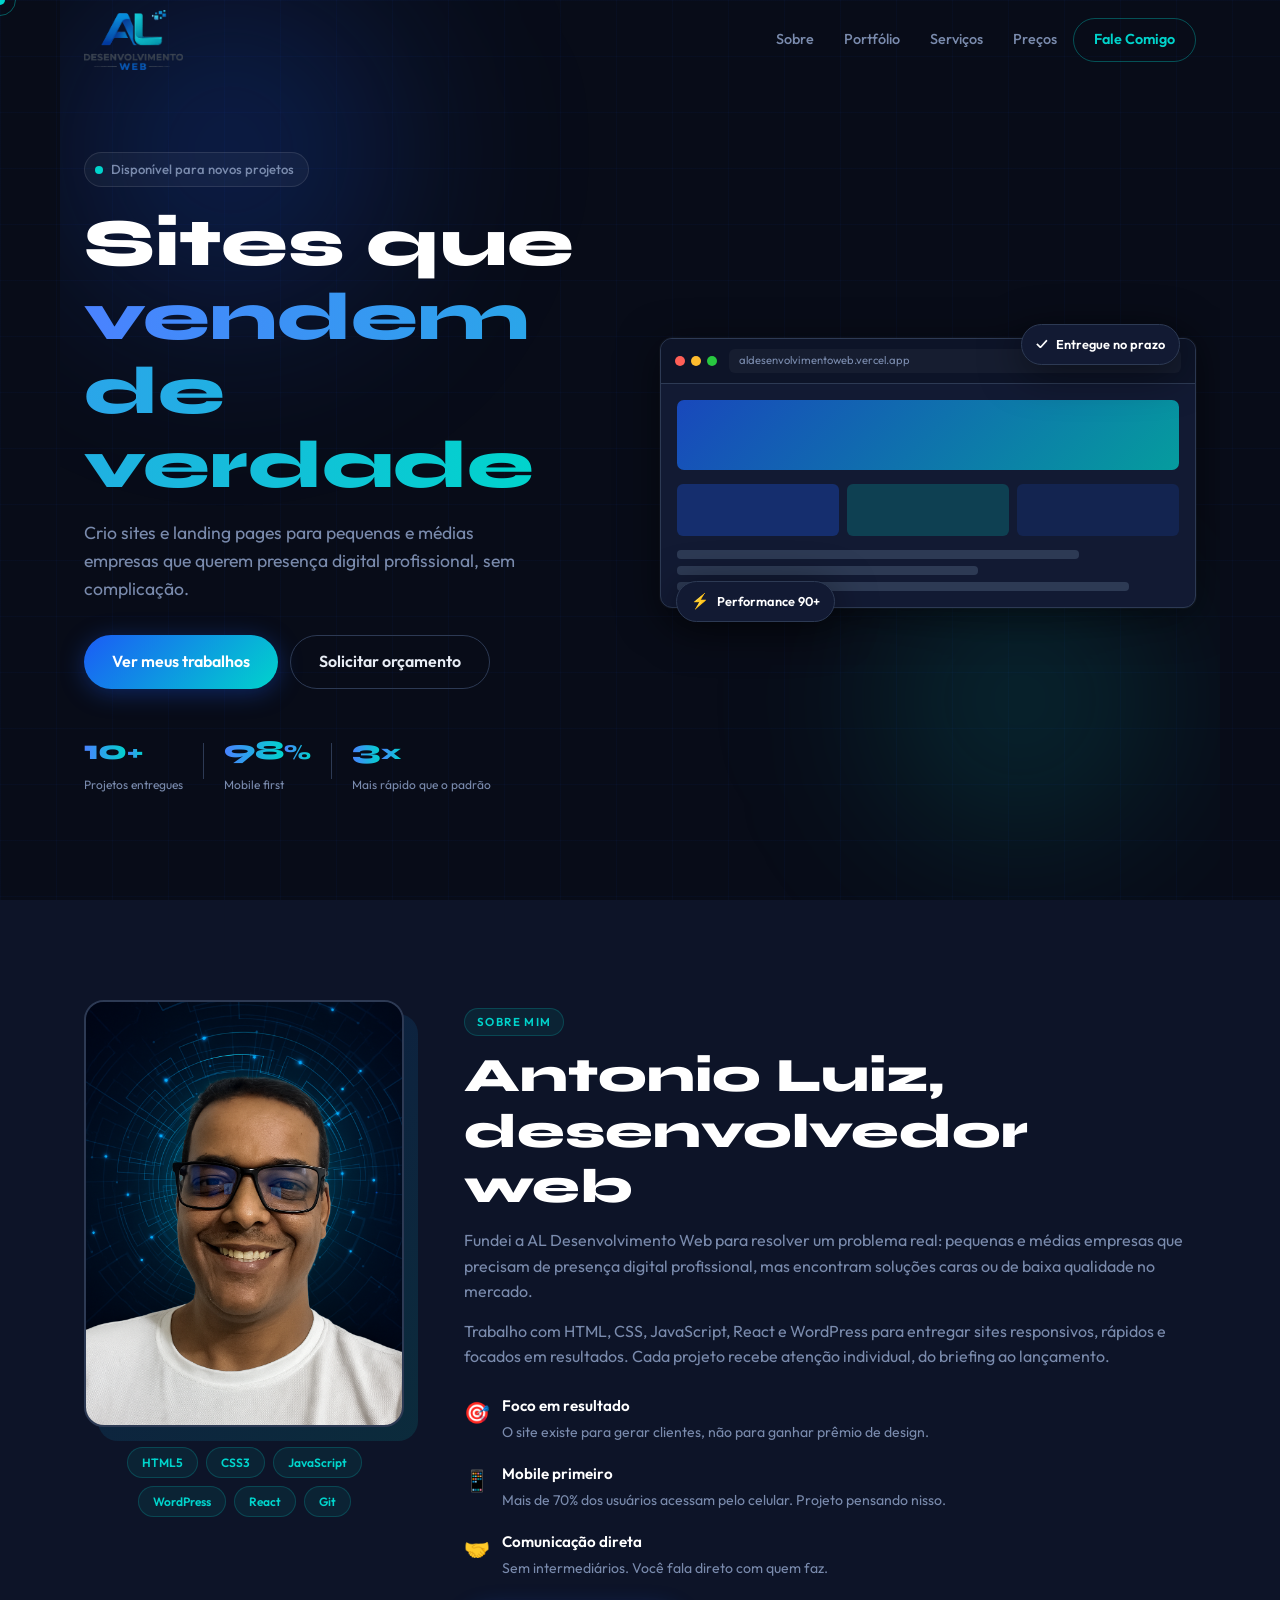
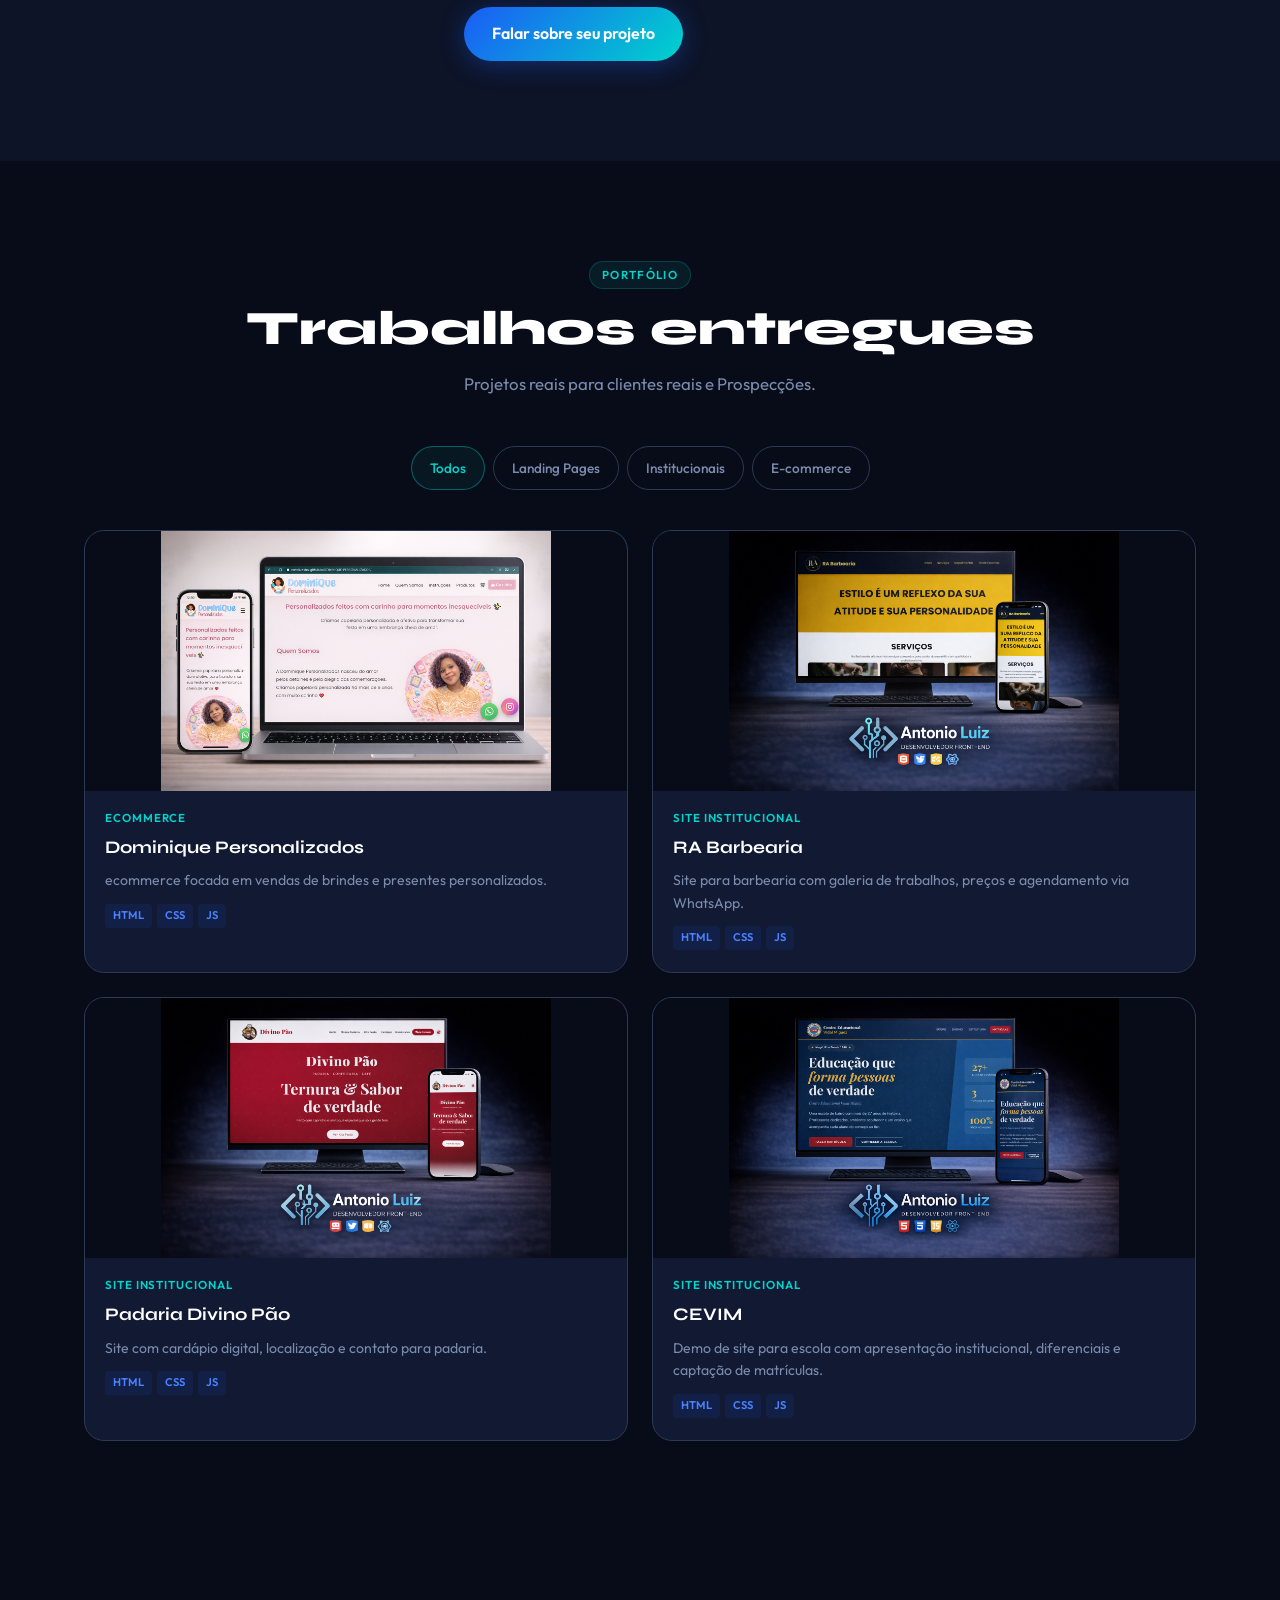
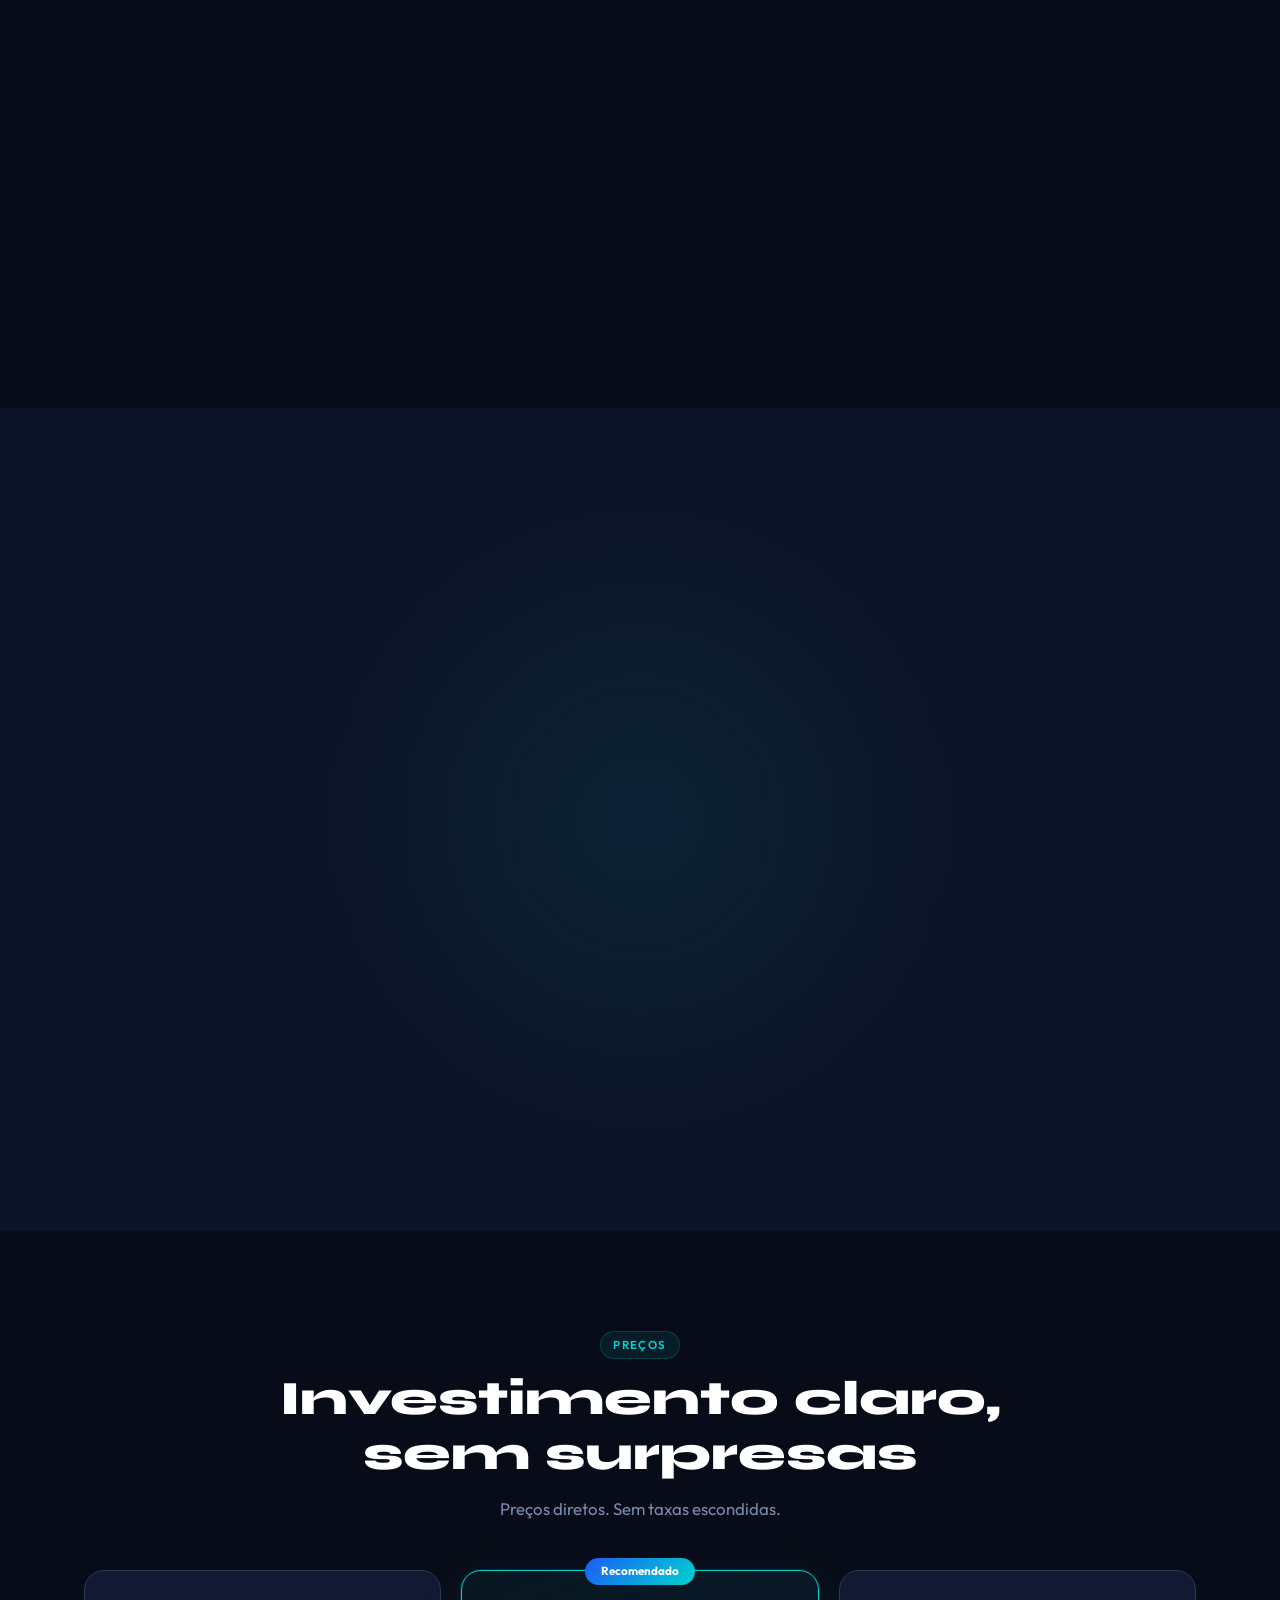
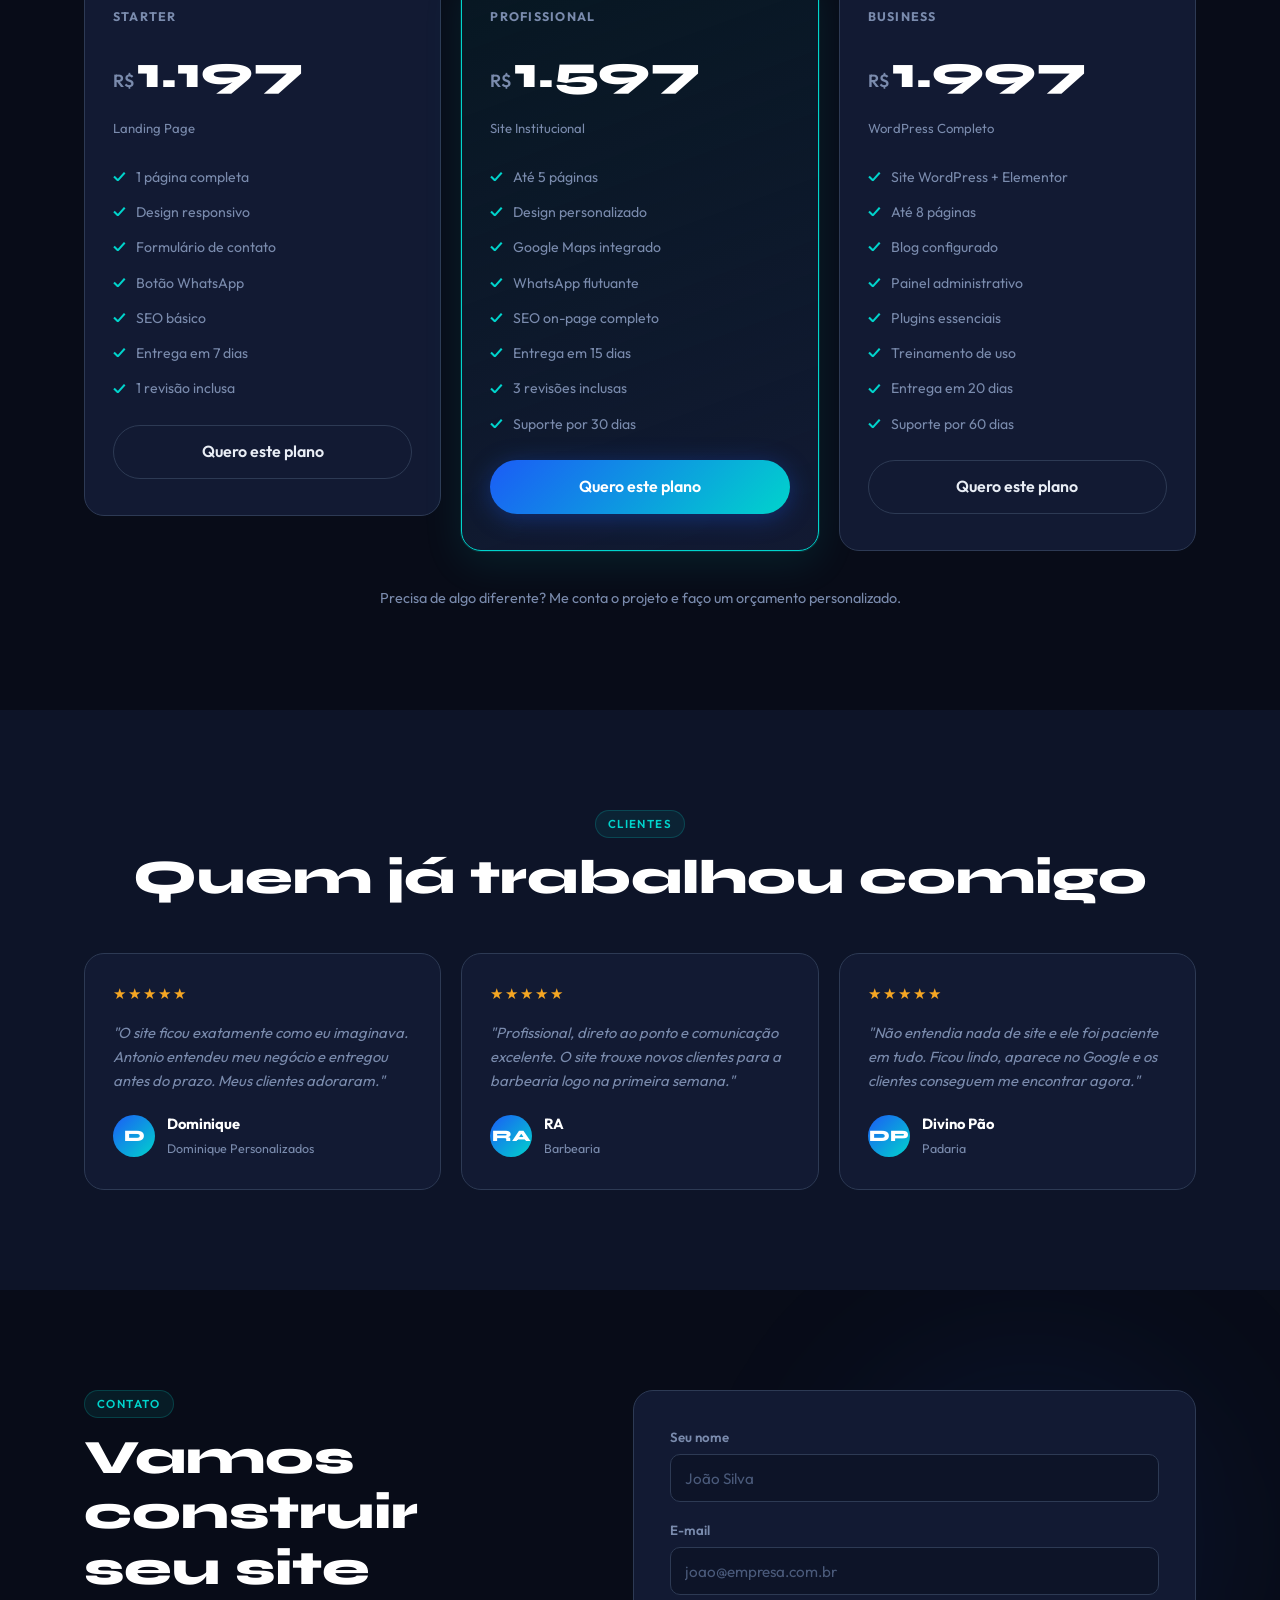
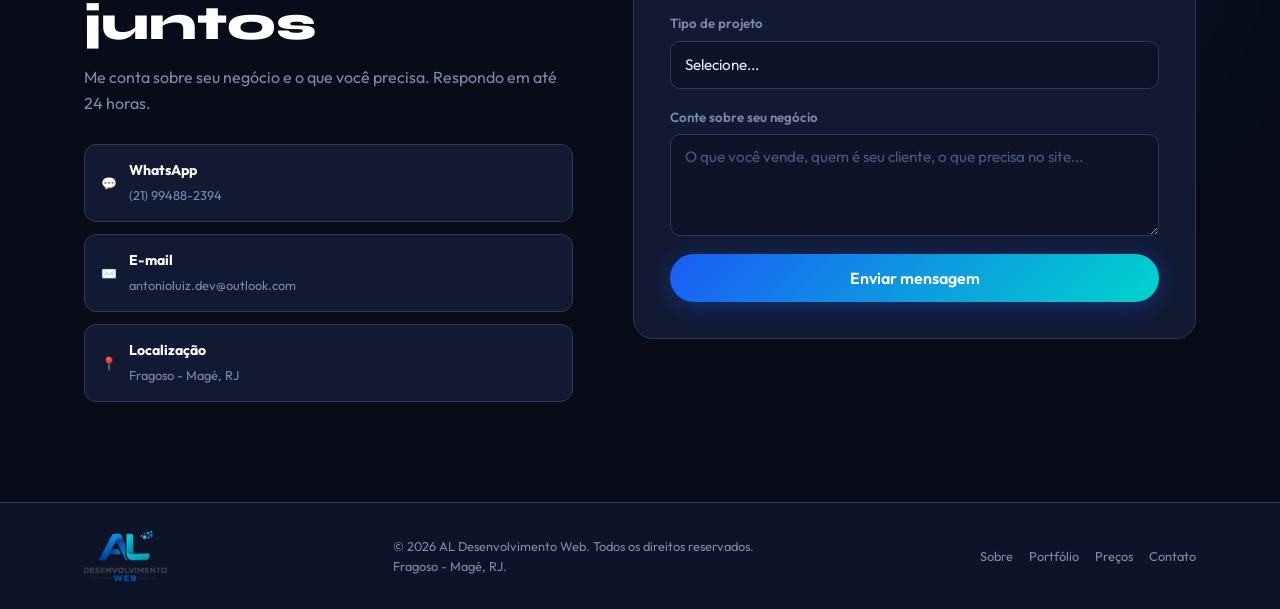
<file: index.html>
<!DOCTYPE html>
<html lang="pt-BR">

<head>
  <meta charset="UTF-8" />
  <meta name="viewport" content="width=device-width, initial-scale=1.0" />
  <title>AL Desenvolvimento Web | Sites Profissionais para Negócios</title>
  <meta name="description"
    content="Criação de sites e landing pages profissionais para pequenas e médias empresas. Responsive, rápidos e focados em resultados." />
  <meta name="theme-color" content="#080C18" />
  <link rel="icon" href="./assets/favicon.ico" type="image/x-icon" />
  <link rel="icon" type="image/png" sizes="32x32" href="./assets/favicon-32x32.png" />
  <link rel="icon" type="image/png" sizes="16x16" href="./assets/favicon-16x16.png" />
  <link rel="preconnect" href="https://fonts.googleapis.com" />
  <link rel="preconnect" href="https://fonts.gstatic.com" crossorigin />
  <link
    href="https://fonts.googleapis.com/css2?family=Syne:wght@400;500;600;700;800&family=Outfit:wght@300;400;500;600&display=swap"
    rel="stylesheet" />
  <link rel="stylesheet" href="style.css" />
</head>

<body>

  <div class="cursor" id="cursor"></div>
  <div class="cursor-follower" id="cursorFollower"></div>

  <!-- ============================================================
       NAV
  ============================================================ -->
  <nav class="nav" id="nav">
    <div class="nav-inner">
      <a href="#hero" class="nav-logo">
        <img src="./assets/AL Desenvolvmento Web (contrato).png" alt="AL Desenvolvimento Web" class="logo-img" />
      </a>
      <button class="hamburger" id="hamburger" aria-label="Abrir menu" aria-expanded="false">
        <span></span><span></span><span></span>
      </button>
      <ul class="nav-links" id="navLinks">
        <li><a href="#sobre" class="nav-link">Sobre</a></li>
        <li><a href="#portfolio" class="nav-link">Portfólio</a></li>
        <li><a href="#servicos" class="nav-link">Serviços</a></li>
        <li><a href="#precos" class="nav-link">Preços</a></li>
        <li><a href="#contato" class="nav-cta">Fale Comigo</a></li>
      </ul>
    </div>
  </nav>

  <!-- ============================================================
       HERO
  ============================================================ -->
  <section class="hero" id="hero">
    <div class="hero-grid" aria-hidden="true"></div>
    <div class="hero-glow hero-glow-1" aria-hidden="true"></div>
    <div class="hero-glow hero-glow-2" aria-hidden="true"></div>

    <div class="hero-content">
      <div class="hero-badge reveal">
        <span class="badge-dot" aria-hidden="true"></span>
        Disponível para novos projetos
      </div>
      <h1 class="hero-title reveal delay-1">
        Sites que<br />
        <span class="gradient-text">vendem de verdade</span>
      </h1>
      <p class="hero-sub reveal delay-2">
        Crio sites e landing pages para pequenas e médias empresas que querem presença digital profissional, sem
        complicação.
      </p>
      <div class="hero-actions reveal delay-3">
        <a href="#portfolio" class="btn-primary">Ver meus trabalhos</a>
        <a href="#contato" class="btn-outline">Solicitar orçamento</a>
      </div>
      <div class="hero-stats reveal delay-4">
        <div class="stat">
          <span class="stat-num" data-target="10">0</span><span class="stat-plus">+</span>
          <span class="stat-label">Projetos entregues</span>
        </div>
        <div class="stat-divider" aria-hidden="true"></div>
        <div class="stat">
          <span class="stat-num" data-target="100">0</span><span class="stat-plus">%</span>
          <span class="stat-label">Mobile first</span>
        </div>
        <div class="stat-divider" aria-hidden="true"></div>
        <div class="stat">
          <span class="stat-num" data-target="3">0</span><span class="stat-plus">x</span>
          <span class="stat-label">Mais rápido que o padrão</span>
        </div>
      </div>
    </div>

    <div class="hero-visual reveal delay-2" aria-hidden="true">
      <div class="browser-mockup">
        <div class="browser-bar">
          <span class="dot r"></span><span class="dot y"></span><span class="dot g"></span>
          <div class="browser-url">aldesenvolvimentoweb.vercel.app</div>
        </div>
        <div class="browser-content">
          <div class="mock-hero-bar"></div>
          <div class="mock-grid">
            <div class="mock-card mc1"></div>
            <div class="mock-card mc2"></div>
            <div class="mock-card mc3"></div>
          </div>
          <div class="mock-text-lines">
            <div class="mock-line ml-80"></div>
            <div class="mock-line ml-60"></div>
            <div class="mock-line ml-90"></div>
          </div>
        </div>
      </div>
      <div class="floating-badge fb-1"><span class="fb-icon">✓</span> Entregue no prazo</div>
      <div class="floating-badge fb-2"><span class="fb-icon">⚡</span> Performance 90+</div>
    </div>
  </section>

  <!-- ============================================================
       SOBRE
  ============================================================ -->
  <section class="sobre" id="sobre">
    <div class="container">
      <div class="sobre-inner">

        <div class="sobre-photo-wrap reveal">
          <div class="photo-frame">
            <img src="./assets/Antonio Luiz.png" alt="Antonio Luiz" class="about-photo-img" />
          </div>
          <div class="photo-accent" aria-hidden="true"></div>

          <!-- ── BADGES: ficam abaixo do frame, sem sobreposição ── -->
          <div class="tech-stack-badges" aria-label="Tecnologias utilizadas">
            <span class="tech-badge">HTML5</span>
            <span class="tech-badge">CSS3</span>
            <span class="tech-badge">JavaScript</span>
            <span class="tech-badge">WordPress</span>
            <span class="tech-badge">React</span>
            <span class="tech-badge">Git</span>
          </div>
        </div>

        <div class="sobre-text reveal delay-1">
          <span class="section-label">Sobre mim</span>
          <h2 class="section-title">Antonio Luiz,<br />desenvolvedor web</h2>
          <p class="sobre-desc">
            Fundei a AL Desenvolvimento Web para resolver um problema real: pequenas e médias empresas que precisam de
            presença digital profissional, mas encontram soluções caras ou de baixa qualidade no mercado.
          </p>
          <p class="sobre-desc">
            Trabalho com HTML, CSS, JavaScript, React e WordPress para entregar sites responsivos, rápidos e focados em
            resultados. Cada projeto recebe atenção individual, do briefing ao lançamento.
          </p>
          <div class="sobre-values">
            <div class="value-item">
              <span class="value-icon" aria-hidden="true">🎯</span>
              <div>
                <strong>Foco em resultado</strong>
                <p>O site existe para gerar clientes, não para ganhar prêmio de design.</p>
              </div>
            </div>
            <div class="value-item">
              <span class="value-icon" aria-hidden="true">📱</span>
              <div>
                <strong>Mobile primeiro</strong>
                <p>Mais de 70% dos usuários acessam pelo celular. Projeto pensando nisso.</p>
              </div>
            </div>
            <div class="value-item">
              <span class="value-icon" aria-hidden="true">🤝</span>
              <div>
                <strong>Comunicação direta</strong>
                <p>Sem intermediários. Você fala direto com quem faz.</p>
              </div>
            </div>
          </div>
          <a href="#contato" class="btn-primary">Falar sobre seu projeto</a>
        </div>

      </div>
    </div>
  </section>

  <!-- ============================================================
       PORTFÓLIO
       ──────────────────────────────────────────────────────────
       COMO EDITAR CADA CARD:

       1. Imagem do projeto:
          Troque o src da tag <img class="card-project-img"> pelo
          caminho da sua screenshot, ex: ./assets/projeto-nome.jpg
          Se não tiver imagem ainda, deixe o bloco <div class="card-mock">
          no lugar e remova a tag <img>.

       2. Link do projeto:
          No <a class="card-link-btn"> troque href="#" pela URL real,
          ex: href="https://dominiquepersonalizados.com.br"
          Se o projeto não tiver URL ainda, deixe href="#" ou troque
          o <a> por <span> e adicione style="opacity:.4;cursor:default".

       3. Tag / categoria:
          Altere o texto do <span class="card-tag"> e o data-category
          do card para um desses valores: landing | institucional | ecommerce

       4. Tecnologias:
          Adicione ou remova <span> dentro de <div class="card-techs">.

       5. Adicionar novo card:
          Copie um bloco <div class="portfolio-card"> inteiro e cole
          antes do fechamento de <div class="portfolio-grid">.
          Use as classes de fundo ct-1 até ct-6 para variar a cor.
  ============================================================ -->
  <section class="portfolio" id="portfolio">
    <div class="container">
      <div class="section-header reveal">
        <span class="section-label">Portfólio</span>
        <h2 class="section-title">Trabalhos entregues</h2>
        <p class="section-sub">Projetos reais para clientes reais e Prospecções.</p>
      </div>

      <div class="portfolio-filters reveal delay-1" role="group" aria-label="Filtrar projetos">
        <button class="filter-btn active" data-filter="all">Todos</button>
        <button class="filter-btn" data-filter="landing">Landing Pages</button>
        <button class="filter-btn" data-filter="institucional">Institucionais</button>
        <button class="filter-btn" data-filter="ecommerce">E-commerce</button>
      </div>

      <div class="portfolio-grid">

        <!-- ── CARD 1 ── -->
        <div class="portfolio-card reveal" data-category="ecommerce">
          <div class="card-thumb ct-1">
            <div class="card-overlay">
              <!-- Troque href="#" pelo link real do projeto -->
              <a href="https://dominiquepersonalizados.vercel.app" class="card-link-btn" target="_blank"
                rel="noopener">Ver projeto</a>
            </div>
            <!-- Troque o src pela screenshot do projeto (ex: ./assets/dominique.jpg) -->
            <!-- Se não tiver imagem, apague a linha abaixo e descomente o card-mock -->
            <img class="card-project-img" src="./assets/SITE DOMINIQUE PERSONALIZADOS.png"
              alt="Dominique Personalizados" />
            <!-- <div class="card-mock"><div class="cm-header"></div><div class="cm-body"><div class="cm-block b1"></div><div class="cm-block b2"></div></div></div> -->
          </div>
          <div class="card-info">
            <span class="card-tag">ecommerce</span>
            <h3 class="card-title">Dominique Personalizados</h3>
            <p class="card-desc">ecommerce focada em vendas de brindes e presentes personalizados.</p>
            <div class="card-techs">
              <span>HTML</span><span>CSS</span><span>JS</span>
            </div>
          </div>
        </div>

        <!-- ── CARD 2 ── -->
        <div class="portfolio-card reveal delay-1" data-category="institucional">
          <div class="card-thumb ct-2">
            <div class="card-overlay">
              <a href="https://antonioluiz-dev.github.io/PROJETO-BARBEARIA/" class="card-link-btn" target="_blank"
                rel="noopener">Ver projeto</a>
            </div>
            <img class="card-project-img" src="./assets/SITE RA BARBEARIA.png" alt="RA Barbearia" />
            <!-- <div class="card-mock"><div class="cm-header"></div><div class="cm-body"><div class="cm-block b1"></div><div class="cm-block b2"></div></div></div> -->
          </div>
          <div class="card-info">
            <span class="card-tag">Site Institucional</span>
            <h3 class="card-title">RA Barbearia</h3>
            <p class="card-desc">Site para barbearia com galeria de trabalhos, preços e agendamento via WhatsApp.</p>
            <div class="card-techs">
              <span>HTML</span><span>CSS</span><span>JS</span>
            </div>
          </div>
        </div>

        <!-- ── CARD 3 ── -->
        <div class="portfolio-card reveal delay-2" data-category="institucional">
          <div class="card-thumb ct-3">
            <div class="card-overlay">
              <a href="https://antonioluiz-dev.github.io/PROJETO-PADARIA-DIVINO-PAO/" class="card-link-btn"
                target="_blank" rel="noopener">Ver projeto</a>
            </div>
            <img class="card-project-img" src="./assets/SITE PADARIA DIVINO PAO.png" alt="Padaria Divino Pão" />
            <!-- <div class="card-mock"><div class="cm-header"></div><div class="cm-body"><div class="cm-block b1"></div><div class="cm-block b2"></div></div></div> -->
          </div>
          <div class="card-info">
            <span class="card-tag">Site Institucional</span>
            <h3 class="card-title">Padaria Divino Pão</h3>
            <p class="card-desc">Site com cardápio digital, localização e contato para padaria.
            </p>
            <div class="card-techs">
              <span>HTML</span><span>CSS</span><span>JS</span>
            </div>
          </div>
        </div>

        <!-- ── CARD 4 ── -->
        <div class="portfolio-card reveal delay-1" data-category="institucional">
          <div class="card-thumb ct-4">
            <div class="card-overlay">
              <a href="https://antonioluiz-dev.github.io/CEVIM/" class="card-link-btn" target="_blank"
                rel="noopener">Ver projeto</a>
            </div>
            <img class="card-project-img" src="./assets/CEVIM.png" alt="CEVIM" />
            <!-- <div class="card-mock"><div class="cm-header"></div><div class="cm-body"><div class="cm-block b1"></div><div class="cm-block b2"></div></div></div> -->
          </div>
          <div class="card-info">
            <span class="card-tag">Site Institucional</span>
            <h3 class="card-title">CEVIM</h3>
            <p class="card-desc">Demo de site para escola com apresentação institucional, diferenciais e captação de
              matrículas.</p>
            <div class="card-techs">
              <span>HTML</span><span>CSS</span><span>JS</span>
            </div>
          </div>
        </div>

        <!-- ── CARD 5 ── -->
        <div class="portfolio-card reveal" data-category="landing">
          <div class="card-thumb ct-5">
            <div class="card-overlay">
              <a href="https://antonioluiz-dev.github.io/PAROQUIA-IMACULADA-CONCEICAO/" class="card-link-btn"
                target="_blank" rel="noopener">Ver projeto</a>
            </div>
            <img class="card-project-img" src="./assets/PAROQUIA IMACULADA CONCEIÇÃO.png" alt="Paróquia Imaculada Conceição" />
          </div>
          <div class="card-info">
            <span class="card-tag">Site Landing</span>
            <h3 class="card-title">Paróquia Imaculada Conceição</h3>
            <p class="card-desc">Site landing para paróquia com informações sobre eventos, missas e contatos.</p>
            <div class="card-techs">
              <span>HTML</span><span>CSS</span><span>JS</span>
            </div>
          </div>
        </div>
        
        <!-- ── CARD 6 ── -->
         <div class="portfolio-card reveal" data-category="ecommerce">
          <div class="card-thumb ct-5">
            <div class="card-overlay">
              <a href="https://antonioluiz-dev.github.io/FOOD-MAB/" class="card-link-btn" target="_blank" rel="noopener">Ver projeto</a>
            </div>
            <img class="card-project-img" src="./assets/FOOD MAB.png" alt="Food Mab" />
          </div>
          <div class="card-info">
            <span class="card-tag">Site E-commerce</span>
            <h3 class="card-title">Food Mab</h3>
            <p class="card-desc">Site de e-commerce para venda de produtos alimentícios com carrinho de compras e checkout.</p>
            <div class="card-techs">
              <span>HTML</span><span>CSS</span><span>JS</span>
            </div>
          </div>
        </div>

        <!-- ── TEMPLATE PARA NOVO CARD (copie e cole aqui, ajuste os dados) ──
        <div class="portfolio-card reveal" data-category="institucional">
          <div class="card-thumb ct-5">
            <div class="card-overlay">
              <a href="https://URL-DO-PROJETO.com.br" class="card-link-btn" target="_blank" rel="noopener">Ver projeto</a>
            </div>
            <img class="card-project-img" src="./assets/nome-do-projeto.jpg" alt="Nome do Projeto" />
          </div>
          <div class="card-info">
            <span class="card-tag">Site Institucional</span>
            <h3 class="card-title">Nome do Projeto</h3>
            <p class="card-desc">Descrição breve do projeto e o que foi feito.</p>
            <div class="card-techs">
              <span>HTML</span><span>CSS</span><span>JS</span>
            </div>
          </div>
        </div>
        ── -->

      </div>
    </div>
  </section>

  <!-- ============================================================
       SERVIÇOS
  ============================================================ -->
  <section class="servicos" id="servicos">
    <div class="hero-glow sg-glow" aria-hidden="true"></div>
    <div class="container">
      <div class="section-header reveal">
        <span class="section-label">Serviços</span>
        <h2 class="section-title">O que eu entrego</h2>
        <p class="section-sub">Cada serviço tem escopo claro, prazo definido e resultado mensurável.</p>
      </div>
      <div class="servicos-grid">
        <div class="servico-card reveal">
          <div class="sc-icon" aria-hidden="true">🚀</div>
          <h3>Landing Page</h3>
          <p>Página focada em conversão para campanhas, lançamentos de produto ou captação de leads.</p>
          <ul class="sc-list">
            <li>Design responsivo mobile first</li>
            <li>Formulário ou botão WhatsApp</li>
            <li>SEO básico</li>
            <li>Entrega em até 7 dias</li>
          </ul>
        </div>
        <div class="servico-card sc-featured reveal delay-1">
          <div class="sc-badge">Mais pedido</div>
          <div class="sc-icon" aria-hidden="true">🏢</div>
          <h3>Site Institucional</h3>
          <p>Site completo para apresentar seu negócio com profissionalismo. Até 5 páginas.</p>
          <ul class="sc-list">
            <li>Até 5 páginas</li>
            <li>Design personalizado</li>
            <li>Integração com Google Maps</li>
            <li>WhatsApp flutuante</li>
            <li>SEO on-page</li>
            <li>Entrega em até 15 dias</li>
          </ul>
        </div>
        <div class="servico-card reveal delay-2">
          <div class="sc-icon" aria-hidden="true">🛒</div>
          <h3>Site com WordPress</h3>
          <p>Site em WordPress com Elementor para você editar o conteúdo sem depender de programador.</p>
          <ul class="sc-list">
            <li>Painel administrativo</li>
            <li>Blog incluso</li>
            <li>Plugins essenciais configurados</li>
            <li>Treinamento básico para uso</li>
            <li>Entrega em até 20 dias</li>
          </ul>
        </div>
      </div>
    </div>
  </section>

  <!-- ============================================================
       PREÇOS
  ============================================================ -->
  <section class="precos" id="precos">
    <div class="container">
      <div class="section-header reveal">
        <span class="section-label">Preços</span>
        <h2 class="section-title">Investimento claro,<br />sem surpresas</h2>
        <p class="section-sub">Preços diretos. Sem taxas escondidas.</p>
      </div>
      <div class="precos-grid">

        <div class="preco-card reveal">
          <div class="preco-header">
            <span class="preco-plano">Starter</span>
            <div class="preco-valor"><span class="preco-moeda">R$</span><span class="preco-num">1.197</span></div>
            <span class="preco-desc">Landing Page</span>
          </div>
          <ul class="preco-list">
            <li><span class="check" aria-hidden="true">✓</span> 1 página completa</li>
            <li><span class="check" aria-hidden="true">✓</span> Design responsivo</li>
            <li><span class="check" aria-hidden="true">✓</span> Formulário de contato</li>
            <li><span class="check" aria-hidden="true">✓</span> Botão WhatsApp</li>
            <li><span class="check" aria-hidden="true">✓</span> SEO básico</li>
            <li><span class="check" aria-hidden="true">✓</span> Entrega em 7 dias</li>
            <li><span class="check" aria-hidden="true">✓</span> 1 revisão inclusa</li>
          </ul>
          <a href="#contato" class="btn-outline preco-cta">Quero este plano</a>
        </div>

        <div class="preco-card pc-featured reveal delay-1">
          <div class="pc-popular">Recomendado</div>
          <div class="preco-header">
            <span class="preco-plano">Profissional</span>
            <div class="preco-valor"><span class="preco-moeda">R$</span><span class="preco-num">1.597</span></div>
            <span class="preco-desc">Site Institucional</span>
          </div>
          <ul class="preco-list">
            <li><span class="check" aria-hidden="true">✓</span> Até 5 páginas</li>
            <li><span class="check" aria-hidden="true">✓</span> Design personalizado</li>
            <li><span class="check" aria-hidden="true">✓</span> Google Maps integrado</li>
            <li><span class="check" aria-hidden="true">✓</span> WhatsApp flutuante</li>
            <li><span class="check" aria-hidden="true">✓</span> SEO on-page completo</li>
            <li><span class="check" aria-hidden="true">✓</span> Entrega em 15 dias</li>
            <li><span class="check" aria-hidden="true">✓</span> 3 revisões inclusas</li>
            <li><span class="check" aria-hidden="true">✓</span> Suporte por 30 dias</li>
          </ul>
          <a href="#contato" class="btn-primary preco-cta">Quero este plano</a>
        </div>

        <div class="preco-card reveal delay-2">
          <div class="preco-header">
            <span class="preco-plano">Business</span>
            <div class="preco-valor"><span class="preco-moeda">R$</span><span class="preco-num">1.997</span></div>
            <span class="preco-desc">WordPress Completo</span>
          </div>
          <ul class="preco-list">
            <li><span class="check" aria-hidden="true">✓</span> Site WordPress + Elementor</li>
            <li><span class="check" aria-hidden="true">✓</span> Até 8 páginas</li>
            <li><span class="check" aria-hidden="true">✓</span> Blog configurado</li>
            <li><span class="check" aria-hidden="true">✓</span> Painel administrativo</li>
            <li><span class="check" aria-hidden="true">✓</span> Plugins essenciais</li>
            <li><span class="check" aria-hidden="true">✓</span> Treinamento de uso</li>
            <li><span class="check" aria-hidden="true">✓</span> Entrega em 20 dias</li>
            <li><span class="check" aria-hidden="true">✓</span> Suporte por 60 dias</li>
          </ul>
          <a href="#contato" class="btn-outline preco-cta">Quero este plano</a>
        </div>

      </div>
      <p class="precos-nota reveal">Precisa de algo diferente? Me conta o projeto e faço um orçamento personalizado.</p>
    </div>
  </section>

  <!-- ============================================================
       DEPOIMENTOS
       ──────────────────────────────────────────────────────────
       Com menos de 4 cards → grade normal.
       Com 4 ou mais → carrossel infinito automático.

       COMO ADICIONAR DEPOIMENTO:
       Copie um bloco <div class="dep-card"> e cole dentro de
       <div id="dep-cards-source">.
  ============================================================ -->
  <section class="depoimentos" id="depoimentos">
    <div class="container">
      <div class="section-header reveal">
        <span class="section-label">Clientes</span>
        <h2 class="section-title">Quem já trabalhou comigo</h2>
      </div>

      <!-- fonte dos cards — o JS lê daqui e monta grade ou carrossel -->
      <div id="dep-cards-source" style="display:none">

        <div class="dep-card">
          <div class="dep-stars">★★★★★</div>
          <p class="dep-text">"O site ficou exatamente como eu imaginava. Antonio entendeu meu negócio e entregou antes
            do prazo. Meus clientes adoraram."</p>
          <div class="dep-author">
            <div class="dep-avatar">D</div>
            <div><strong>Dominique</strong><span>Dominique Personalizados</span></div>
          </div>
        </div>

        <div class="dep-card">
          <div class="dep-stars">★★★★★</div>
          <p class="dep-text">"Profissional, direto ao ponto e comunicação excelente. O site trouxe novos clientes para
            a barbearia logo na primeira semana."</p>
          <div class="dep-author">
            <div class="dep-avatar">RA</div>
            <div><strong>RA</strong><span>Barbearia</span></div>
          </div>
        </div>

        <div class="dep-card">
          <div class="dep-stars">★★★★★</div>
          <p class="dep-text">"Não entendia nada de site e ele foi paciente em tudo. Ficou lindo, aparece no Google e os
            clientes conseguem me encontrar agora."</p>
          <div class="dep-author">
            <div class="dep-avatar">DP</div>
            <div><strong>Divino Pão</strong><span>Padaria</span></div>
          </div>
        </div>

        <!-- TEMPLATE: copie o bloco abaixo para adicionar mais depoimentos
        <div class="dep-card">
          <div class="dep-stars">★★★★★</div>
          <p class="dep-text">"Depoimento do cliente aqui."</p>
          <div class="dep-author">
            <div class="dep-avatar">X</div>
            <div><strong>Nome</strong><span>Empresa</span></div>
          </div>
        </div>
        -->

      </div>

      <!-- o JS injeta aqui -->
      <div id="dep-container" aria-live="polite"></div>

    </div>
  </section>

  <!-- ============================================================
       CONTATO
  ============================================================ -->
  <section class="contato" id="contato">
    <div class="hero-glow ct-glow" aria-hidden="true"></div>
    <div class="container">
      <div class="contato-inner">

        <div class="contato-info reveal">
          <span class="section-label">Contato</span>
          <h2 class="section-title">Vamos construir<br />seu site juntos</h2>
          <p class="contato-desc">Me conta sobre seu negócio e o que você precisa. Respondo em até 24 horas.</p>
          <div class="contato-links">
            <!-- Troque o número no href e no span pelo seu WhatsApp real -->
            <a href="https://wa.me/5521994882394?text=Ol%C3%A1%20Antonio!%20Quero%20um%20or%C3%A7amento."
              class="contact-item whatsapp-link" target="_blank" rel="noopener">
              <span class="ci-icon" aria-hidden="true">💬</span>
              <div><strong>WhatsApp</strong><span>(21) 99488-2394</span></div>
            </a>
            <!-- Troque o e-mail abaixo pelo seu -->
            <a href="mailto:antonioluiz.dev@outlook.com" class="contact-item">
              <span class="ci-icon" aria-hidden="true">✉️</span>
              <div><strong>E-mail</strong><span>antonioluiz.dev@outlook.com</span></div>
            </a>
            <div class="contact-item">
              <span class="ci-icon" aria-hidden="true">📍</span>
              <div><strong>Localização</strong><span>Fragoso - Magé, RJ</span></div>
            </div>
          </div>
        </div>

        <div class="contato-form-wrap reveal delay-1">
          <form class="contato-form" id="contatoForm" novalidate>
            <div class="form-group">
              <label for="nome">Seu nome</label>
              <input type="text" id="nome" name="nome" placeholder="João Silva" required autocomplete="name" />
            </div>
            <div class="form-group">
              <label for="email">E-mail</label>
              <input type="email" id="email" name="email" placeholder="joao@empresa.com.br" required
                autocomplete="email" />
            </div>
            <div class="form-group">
              <label for="tipo">Tipo de projeto</label>
              <select id="tipo" name="tipo" required>
                <option value="">Selecione...</option>
                <option value="landing">Landing Page</option>
                <option value="institucional">Site Institucional</option>
                <option value="wordpress">Site WordPress</option>
                <option value="outro">Outro</option>
              </select>
            </div>
            <div class="form-group">
              <label for="mensagem">Conte sobre seu negócio</label>
              <textarea id="mensagem" name="mensagem" rows="4"
                placeholder="O que você vende, quem é seu cliente, o que precisa no site..." required></textarea>
            </div>
            <button type="submit" class="btn-primary form-submit">Enviar mensagem</button>
            <div class="form-success" id="formSuccess" role="alert">✓ Mensagem enviada! Te retorno em até 24h.</div>
          </form>
        </div>

      </div>
    </div>
  </section>

  <!-- ============================================================
       FOOTER
  ============================================================ -->
  <footer class="footer">
    <div class="container">
      <div class="footer-inner">
        <div class="footer-brand">
          <img src="./assets/AL Desenvolvmento Web (contrato).png" alt="AL Desenvolvimento Web"
            class="logo-img logo-img-footer" />
        </div>
        <p class="footer-copy">© 2026 AL Desenvolvimento Web. Todos os direitos reservados.<br>Fragoso - Magé, RJ.</p>
        <div class="footer-links">
          <a href="#sobre">Sobre</a>
          <a href="#portfolio">Portfólio</a>
          <a href="#precos">Preços</a>
          <a href="#contato">Contato</a>
        </div>
      </div>
    </div>
  </footer>

  <script src="script.js"></script>
</body>

</html>
</file>
<file: style.css>
/* ============================================================
   AL DESENVOLVIMENTO WEB — style.css  (mobile-first)
   ============================================================ */

*, *::before, *::after { box-sizing: border-box; margin: 0; padding: 0; }

:root {
  --bg:        #080C18;
  --bg2:       #0D1428;
  --bg3:       #121A33;
  --blue:      #1B5CF6;
  --blue-light:#4A82FF;
  --teal:      #00D4CC;
  --gray:      #2D3A54;
  --gray-mid:  #4A5A7A;
  --text:      #E8EDF5;
  --muted:     #7A8BAD;
  --white:     #FFFFFF;
  --grad:      linear-gradient(135deg, #1B5CF6, #00D4CC);
  --grad-text: linear-gradient(90deg, #4A82FF, #00D4CC);
  --shadow:    0 8px 40px rgba(0,0,0,.5);
  --tr:        0.3s cubic-bezier(.4,0,.2,1);
}

html {
  scroll-behavior: smooth;
  -webkit-text-size-adjust: 100%;
}

body {
  font-family: 'Outfit', sans-serif;
  background: var(--bg);
  color: var(--text);
  line-height: 1.6;
  overflow-x: hidden;
  cursor: none;
  -webkit-font-smoothing: antialiased;
}

a  { text-decoration: none; color: inherit; }
ul { list-style: none; }
img { max-width: 100%; display: block; }
button { font-family: inherit; }

@media (hover: none) {
  body { cursor: auto; }
  .cursor, .cursor-follower { display: none; }
}

::-webkit-scrollbar { width: 5px; }
::-webkit-scrollbar-track { background: var(--bg); }
::-webkit-scrollbar-thumb { background: var(--gray); border-radius: 3px; }
::-webkit-scrollbar-thumb:hover { background: var(--blue); }

:focus-visible { outline: 2px solid var(--teal); outline-offset: 3px; border-radius: 4px; }

/* ===================== CURSOR ===================== */
.cursor {
  width: 10px; height: 10px; background: var(--teal);
  border-radius: 50%; position: fixed; top: 0; left: 0;
  pointer-events: none; z-index: 9999;
  transform: translate(-50%,-50%);
  transition: width .2s, height .2s, background .2s;
}
.cursor-follower {
  width: 32px; height: 32px;
  border: 1.5px solid rgba(0,212,204,.4);
  border-radius: 50%; position: fixed; top: 0; left: 0;
  pointer-events: none; z-index: 9998;
  transform: translate(-50%,-50%);
  transition: width .3s, height .3s;
}
body:has(a:hover) .cursor { background: var(--blue-light); width: 14px; height: 14px; }
body:has(a:hover) .cursor-follower { width: 44px; height: 44px; border-color: rgba(74,130,255,.4); }

/* ===================== UTILS ===================== */
.container { width: 100%; max-width: 1160px; margin: 0 auto; padding: 0 16px; }
@media(min-width:480px) { .container { padding: 0 24px; } }

.gradient-text {
  background: var(--grad-text);
  -webkit-background-clip: text; -webkit-text-fill-color: transparent; background-clip: text;
}

.section-label {
  display: inline-flex; align-items: center;
  font-size: .72rem; font-weight: 600; letter-spacing: .12em; text-transform: uppercase;
  color: var(--teal); margin-bottom: 12px; padding: 4px 12px;
  background: rgba(0,212,204,.08); border: 1px solid rgba(0,212,204,.2); border-radius: 100px;
}

.section-title {
  font-family: 'Syne', sans-serif;
  font-size: clamp(1.75rem, 5vw, 3rem);
  font-weight: 800; line-height: 1.15; color: var(--white); margin-bottom: 14px;
}

.section-sub { font-size: clamp(.95rem, 2.5vw, 1.05rem); color: var(--muted); max-width: 520px; }
.section-header { text-align: center; margin-bottom: 48px; }
.section-header .section-sub { margin: 0 auto; }

/* ===================== BUTTONS ===================== */
.btn-primary {
  display: inline-flex; align-items: center; justify-content: center; gap: 8px;
  background: var(--grad); color: var(--white);
  font-weight: 600; font-size: clamp(.92rem, 2.5vw, 1rem);
  padding: 14px 28px; border-radius: 100px; border: none;
  cursor: pointer; transition: var(--tr); white-space: nowrap;
  box-shadow: 0 4px 24px rgba(27,92,246,.35);
  min-height: 48px; -webkit-tap-highlight-color: transparent;
}
.btn-primary:hover { transform: translateY(-2px); box-shadow: 0 8px 32px rgba(27,92,246,.5); filter: brightness(1.1); }
.btn-primary:active { transform: translateY(0); }

.btn-outline {
  display: inline-flex; align-items: center; justify-content: center; gap: 8px;
  background: transparent; color: var(--text);
  font-weight: 600; font-size: clamp(.92rem, 2.5vw, 1rem);
  padding: 13px 28px; border-radius: 100px; border: 1.5px solid var(--gray);
  cursor: pointer; transition: var(--tr); white-space: nowrap;
  min-height: 48px; -webkit-tap-highlight-color: transparent;
}
.btn-outline:hover { border-color: var(--teal); color: var(--teal); transform: translateY(-2px); }
.btn-outline:active { transform: translateY(0); }

/* ===================== REVEAL ===================== */
.reveal { opacity: 0; transform: translateY(24px); transition: opacity .65s ease, transform .65s ease; }
.reveal.visible { opacity: 1; transform: translateY(0); }
.delay-1 { transition-delay: .1s; }
.delay-2 { transition-delay: .2s; }
.delay-3 { transition-delay: .3s; }
.delay-4 { transition-delay: .4s; }

/* ===================== GLOWS ===================== */
.hero-glow {
  position: absolute; border-radius: 50%;
  filter: blur(80px); pointer-events: none; z-index: 0;
}
.hero-glow-1 {
  width: clamp(280px,50vw,500px); height: clamp(280px,50vw,500px);
  background: radial-gradient(circle, rgba(27,92,246,.3) 0%, transparent 70%);
  top: -100px; left: -80px;
  animation: glowPulse 6s ease-in-out infinite;
}
.hero-glow-2 {
  width: clamp(220px,40vw,400px); height: clamp(220px,40vw,400px);
  background: radial-gradient(circle, rgba(0,212,204,.2) 0%, transparent 70%);
  bottom: 0; right: 0;
  animation: glowPulse 8s ease-in-out infinite reverse;
}
@keyframes glowPulse {
  0%,100% { opacity:.5; transform:scale(1); }
  50%      { opacity:1;  transform:scale(1.12); }
}

/* ===================== LOGO ===================== */
/* Header: um pouco maior que antes */
.logo-img {
  height: 52px;          /* era 36-40px */
  width: auto;
  object-fit: contain;
  display: block;
}
/* Footer: ligeiramente menor que o header */
.logo-img-footer { height: 44px; }

@media(min-width:640px) {
  .logo-img         { height: 60px; }
  .logo-img-footer  { height: 50px; }
}

/* ===================== NAV ===================== */
.nav {
  position: fixed; top: 0; left: 0; right: 0;
  z-index: 1000; padding: 10px 0;
  transition: background var(--tr), box-shadow var(--tr);
}
.nav.scrolled {
  background: rgba(8,12,24,.9);
  backdrop-filter: blur(20px); -webkit-backdrop-filter: blur(20px);
  box-shadow: 0 1px 0 rgba(255,255,255,.06);
}
.nav-inner {
  display: flex; align-items: center; justify-content: space-between; gap: 16px;
  padding: 0 16px; max-width: 1160px; margin: 0 auto;
}
@media(min-width:480px) { .nav-inner { padding: 0 24px; } }

.nav-logo { display: flex; align-items: center; flex-shrink: 0; }

.nav-links { display: none; align-items: center; gap: 2px; list-style: none; }
@media(min-width:900px) { .nav-links { display: flex; } }

.nav-link {
  font-size: .9rem; font-weight: 500; color: var(--muted);
  padding: 8px 14px; border-radius: 100px; transition: var(--tr);
  white-space: nowrap; min-height: 44px; display: inline-flex; align-items: center;
}
.nav-link:hover { color: var(--white); background: rgba(255,255,255,.06); }

.nav-cta {
  font-size: .9rem; font-weight: 600; color: var(--teal);
  padding: 8px 20px; border-radius: 100px;
  border: 1.5px solid rgba(0,212,204,.35); transition: var(--tr);
  white-space: nowrap; min-height: 44px; display: inline-flex; align-items: center;
}
.nav-cta:hover { background: rgba(0,212,204,.1); border-color: var(--teal); }

.hamburger {
  display: flex; flex-direction: column; gap: 5px;
  background: none; border: none; cursor: pointer;
  padding: 10px; margin: -10px;
  min-width: 44px; min-height: 44px; justify-content: center; align-items: center;
}
@media(min-width:900px) { .hamburger { display: none; } }
.hamburger span {
  display: block; width: 22px; height: 2px;
  background: var(--text); border-radius: 2px; transition: var(--tr);
}
.hamburger.open span:nth-child(1) { transform: translateY(7px) rotate(45deg); }
.hamburger.open span:nth-child(2) { opacity: 0; transform: scaleX(0); }
.hamburger.open span:nth-child(3) { transform: translateY(-7px) rotate(-45deg); }

.nav-links.mobile-open {
  display: flex; flex-direction: column;
  position: fixed; inset: 0;
  background: rgba(8,12,24,.97);
  backdrop-filter: blur(20px); -webkit-backdrop-filter: blur(20px);
  justify-content: center; align-items: center;
  gap: 12px; z-index: 999; padding: 24px;
}
.nav-links.mobile-open .nav-link,
.nav-links.mobile-open .nav-cta {
  font-size: 1.3rem; padding: 14px 40px;
  min-height: 56px; width: 100%; max-width: 280px; justify-content: center;
}
.nav-links.mobile-open .nav-cta { text-align: center; border-radius: 100px; margin-top: 8px; }

/* ===================== HERO ===================== */
.hero {
  position: relative; min-height: 100svh;
  display: flex; flex-direction: column; justify-content: center; gap: 48px;
  padding: 110px 16px 64px;
  max-width: 1160px; margin: 0 auto; overflow: hidden;
}
@media(min-width:480px) { .hero { padding: 110px 24px 64px; } }
@media(min-width:900px) {
  .hero { display: grid; grid-template-columns: 1fr 1fr; gap: 40px; align-items: center; min-height: 100vh; }
}

.hero-grid {
  position: fixed; inset: 0;
  background-image:
    linear-gradient(rgba(27,92,246,.04) 1px, transparent 1px),
    linear-gradient(90deg, rgba(27,92,246,.04) 1px, transparent 1px);
  background-size: 56px 56px;
  pointer-events: none; z-index: -1;
}
.hero-content { position: relative; z-index: 1; }

.hero-badge {
  display: inline-flex; align-items: center; gap: 8px;
  font-size: .82rem; font-weight: 500; color: var(--muted);
  padding: 6px 14px 6px 10px;
  background: rgba(255,255,255,.04); border: 1px solid rgba(255,255,255,.1);
  border-radius: 100px; margin-bottom: 20px;
}
.badge-dot {
  width: 8px; height: 8px; background: var(--teal); border-radius: 50%;
  flex-shrink: 0; animation: blink 2s ease-in-out infinite;
}
@keyframes blink { 0%,100%{opacity:1} 50%{opacity:.25} }

.hero-title {
  font-family: 'Syne', sans-serif;
  font-size: clamp(2.2rem, 7vw, 4.2rem);
  font-weight: 800; line-height: 1.1; color: var(--white); margin-bottom: 16px;
}
.hero-sub { font-size: clamp(.95rem, 2.5vw, 1.1rem); color: var(--muted); max-width: 460px; margin-bottom: 32px; }
.hero-actions { display: flex; flex-wrap: wrap; gap: 12px; margin-bottom: 40px; }

.hero-stats { display: flex; align-items: center; gap: 20px; flex-wrap: wrap; }
.stat { text-align: left; }
.stat-num {
  font-family: 'Syne', sans-serif; font-size: 1.7rem; font-weight: 800;
  background: var(--grad-text); -webkit-background-clip: text; -webkit-text-fill-color: transparent; background-clip: text;
}
.stat-plus {
  font-family: 'Syne', sans-serif; font-size: 1.3rem; font-weight: 800;
  background: var(--grad-text); -webkit-background-clip: text; -webkit-text-fill-color: transparent; background-clip: text;
}
.stat-label { display: block; font-size: .75rem; color: var(--muted); margin-top: 2px; }
.stat-divider { width: 1px; height: 36px; background: var(--gray); flex-shrink: 0; }

.hero-visual { position: relative; z-index: 1; }
@media(max-width:899px) { .hero-visual { order: -1; } }

.browser-mockup {
  background: var(--bg3); border: 1px solid var(--gray);
  border-radius: 12px; overflow: hidden;
  box-shadow: var(--shadow), 0 0 0 1px rgba(255,255,255,.04);
}
.browser-bar {
  display: flex; align-items: center; gap: 6px;
  padding: 10px 14px; background: var(--bg2); border-bottom: 1px solid var(--gray);
}
.dot { width: 10px; height: 10px; border-radius: 50%; }
.dot.r{background:#FF5F57} .dot.y{background:#FEBC2E} .dot.g{background:#28C840}
.browser-url {
  flex: 1; font-size: .7rem; color: var(--muted);
  background: rgba(255,255,255,.04); border-radius: 6px;
  padding: 3px 10px; margin-left: 6px;
  overflow: hidden; white-space: nowrap; text-overflow: ellipsis;
}
.browser-content { padding: 16px; }
.mock-hero-bar {
  height: 70px; background: linear-gradient(135deg, var(--blue) 0%, var(--teal) 100%);
  border-radius: 7px; margin-bottom: 14px; opacity: .7;
}
.mock-grid { display: grid; grid-template-columns: repeat(3,1fr); gap: 8px; margin-bottom: 14px; }
.mock-card { height: 52px; border-radius: 6px; animation: shimmer 2.5s ease-in-out infinite; }
.mc1{background:rgba(27,92,246,.3)} .mc2{background:rgba(0,212,204,.2);animation-delay:.4s} .mc3{background:rgba(27,92,246,.15);animation-delay:.8s}
@keyframes shimmer{0%,100%{opacity:.4}50%{opacity:1}}
.mock-text-lines { display: flex; flex-direction: column; gap: 7px; }
.mock-line { height: 9px; background: var(--gray); border-radius: 4px; }
.ml-80{width:80%} .ml-60{width:60%} .ml-90{width:90%}

.floating-badge {
  position: absolute; display: flex; align-items: center; gap: 8px;
  font-size: .8rem; font-weight: 600; color: var(--white);
  background: var(--bg3); border: 1px solid var(--gray);
  border-radius: 100px; padding: 8px 14px;
  box-shadow: var(--shadow); animation: floatBadge 4s ease-in-out infinite;
}
.fb-1 { top: -14px; right: 16px; }
.fb-2 { bottom: -14px; left: 16px; animation-delay: 2s; }
.fb-icon { font-size: .9rem; }
@keyframes floatBadge { 0%,100%{transform:translateY(0)} 50%{transform:translateY(-7px)} }

/* ===================== SOBRE ===================== */
.sobre { padding: clamp(64px,10vw,100px) 0; background: var(--bg2); }

.sobre-inner {
  display: flex; flex-direction: column; gap: 48px; align-items: center;
}
@media(min-width:900px) {
  .sobre-inner { flex-direction: row; align-items: flex-start; gap: 60px; }
}

/* Coluna da foto: foto + badges empilhados, sem overlap */
.sobre-photo-wrap {
  width: 100%;
  max-width: 320px;
  position: relative;
  display: flex;
  flex-direction: column;
  align-items: center;
  gap: 0;
}
@media(min-width:900px) { .sobre-photo-wrap { flex-shrink: 0; } }

/* Frame da foto */
.photo-frame {
  width: 100%;
  aspect-ratio: 3/4;
  border-radius: 20px;
  overflow: hidden;
  border: 2px solid var(--gray);
  position: relative;
  z-index: 1;
  background: var(--bg3);
}

.about-photo-img {
  width: 100%; height: 100%;
  object-fit: cover; object-position: center top;
  display: block;
}

/* Sombra decorativa atrás do frame — não sai da coluna */
.photo-accent {
  display: none;
  position: absolute;
  top: 14px; left: 14px;
  width: 100%; aspect-ratio: 3/4;
  border-radius: 20px;
  background: var(--grad);
  z-index: 0; opacity: .12;
  pointer-events: none;
}
@media(min-width:900px) { .photo-accent { display: block; } }

/* Badges — aparecem ABAIXO do frame, sem sobreposição */
.tech-stack-badges {
  display: flex;
  flex-wrap: wrap;
  gap: 8px;
  justify-content: center;
  padding: 20px 0 0;   /* espaço entre o frame e as badges */
  position: relative;
  z-index: 2;
  width: 100%;
}

.tech-badge {
  font-size: .75rem; font-weight: 600; color: var(--teal);
  background: rgba(0,212,204,.08); border: 1px solid rgba(0,212,204,.2);
  border-radius: 100px; padding: 5px 14px;
  white-space: nowrap;
}

/* Coluna do texto */
.sobre-text { width: 100%; }
@media(min-width:900px) { .sobre-text { padding-top: 8px; } }

.sobre-desc { color: var(--muted); margin-bottom: 14px; font-size: clamp(.92rem,2vw,1rem); }

.sobre-values { margin: 24px 0 28px; display: flex; flex-direction: column; gap: 18px; }
.value-item { display: flex; gap: 12px; align-items: flex-start; }
.value-icon { font-size: 1.3rem; flex-shrink: 0; margin-top: 2px; }
.value-item strong { display: block; color: var(--white); font-weight: 600; margin-bottom: 3px; font-size: .95rem; }
.value-item p { font-size: .88rem; color: var(--muted); }

/* ===================== PORTFOLIO ===================== */
.portfolio { padding: clamp(64px,10vw,100px) 0; }

.portfolio-filters {
  display: flex; flex-wrap: wrap; gap: 8px; justify-content: center; margin-bottom: 40px;
}
.filter-btn {
  font-size: .85rem; font-weight: 500; color: var(--muted);
  background: transparent; border: 1px solid var(--gray);
  border-radius: 100px; padding: 8px 18px;
  cursor: pointer; transition: var(--tr);
  min-height: 44px; -webkit-tap-highlight-color: transparent;
}
.filter-btn:hover, .filter-btn.active {
  color: var(--teal); border-color: rgba(0,212,204,.4); background: rgba(0,212,204,.06);
}

.portfolio-grid { display: grid; grid-template-columns: 1fr; gap: 24px; }
@media(min-width:600px) { .portfolio-grid { grid-template-columns: repeat(2,1fr); } }

.portfolio-card {
  background: var(--bg3); border: 1px solid var(--gray);
  border-radius: 20px; overflow: hidden;
  transition: transform var(--tr), box-shadow var(--tr), border-color var(--tr);
}
.portfolio-card:hover {
  transform: translateY(-5px);
  box-shadow: 0 16px 48px rgba(0,0,0,.5);
  border-color: rgba(27,92,246,.4);
}
.portfolio-card:hover .card-overlay { opacity: 1; }

.card-thumb {
  height: clamp(200px,28vw,260px); position: relative;
  overflow: hidden; display: flex; align-items: center; justify-content: center;
}
.ct-1{background:linear-gradient(135deg,#1B3A8C,#0D7FAA)}
.ct-2{background:linear-gradient(135deg,#1A1A2E,#0F3460)}
.ct-3{background:linear-gradient(135deg,#2C1654,#A13470)}
.ct-4{background:linear-gradient(135deg,#0B3D3D,#0D6F5A)}
.ct-5{background:linear-gradient(135deg,#1A3A1A,#0D6F3A)}
.ct-6{background:linear-gradient(135deg,#3A1A1A,#8C2D1B)}

/* Imagem real do projeto — exibida por inteiro, sem corte */
.card-project-img {
  position: absolute; inset: 0;
  width: 100%; height: 100%;
  object-fit: contain;       /* imagem inteira, sem recorte */
  object-position: center;
  background: var(--bg);     /* fundo escuro nas áreas sem imagem */
  z-index: 1;
}
/* Esconde a tag img quando o src está vazio (sem errar no layout) */
.card-project-img[src=""] { display: none; }

.card-overlay {
  position: absolute; inset: 0;
  background: rgba(8,12,24,.78);
  display: flex; align-items: center; justify-content: center;
  opacity: 0; transition: opacity var(--tr);
  backdrop-filter: blur(4px); z-index: 3;
}
.card-link-btn {
  font-weight: 600; color: var(--white);
  border: 1.5px solid var(--teal); border-radius: 100px;
  padding: 10px 24px; transition: var(--tr);
  min-height: 44px; display: inline-flex; align-items: center;
}
.card-link-btn:hover { background: var(--teal); color: var(--bg); }

.card-mock {
  width: 72%; background: rgba(8,12,24,.6);
  border: 1px solid rgba(255,255,255,.1);
  border-radius: 8px; overflow: hidden; z-index: 2;
}
.cm-header { height: 26px; background: rgba(255,255,255,.07); border-bottom: 1px solid rgba(255,255,255,.05); }
.cm-body { padding: 10px; display: flex; flex-direction: column; gap: 7px; }
.cm-block { border-radius: 4px; height: 12px; }
.b1{background:rgba(27,92,246,.4);width:90%} .b2{background:rgba(0,212,204,.3);width:60%}

.card-info { padding: 18px 20px 22px; }
.card-tag { font-size: .72rem; font-weight: 600; letter-spacing: .08em; text-transform: uppercase; color: var(--teal); display: block; margin-bottom: 7px; }
.card-title { font-family: 'Syne', sans-serif; font-size: 1.1rem; font-weight: 700; color: var(--white); margin-bottom: 7px; }
.card-desc { font-size: .88rem; color: var(--muted); margin-bottom: 12px; }
.card-techs { display: flex; flex-wrap: wrap; gap: 5px; }
.card-techs span { font-size: .7rem; font-weight: 600; color: var(--blue-light); background: rgba(27,92,246,.1); border-radius: 4px; padding: 3px 8px; }

/* ===================== SERVIÇOS ===================== */
.servicos { padding: clamp(64px,10vw,100px) 0; background: var(--bg2); position: relative; overflow: hidden; }
.sg-glow {
  width: 600px; height: 600px;
  background: radial-gradient(circle, rgba(0,212,204,.1) 0%, transparent 70%);
  top: 50%; left: 50%; transform: translate(-50%,-50%);
}
.servicos-grid { display: grid; grid-template-columns: 1fr; gap: 20px; }
@media(min-width:680px) { .servicos-grid { grid-template-columns: repeat(2,1fr); } }
@media(min-width:960px) { .servicos-grid { grid-template-columns: repeat(3,1fr); } }

.servico-card {
  background: var(--bg3); border: 1px solid var(--gray);
  border-radius: 20px; padding: clamp(24px,4vw,36px) clamp(20px,3vw,28px);
  position: relative; transition: var(--tr);
}
.servico-card:hover { border-color: rgba(27,92,246,.4); transform: translateY(-4px); box-shadow: 0 12px 40px rgba(0,0,0,.4); }
.sc-featured {
  border-color: var(--blue);
  background: linear-gradient(160deg, rgba(27,92,246,.08) 0%, var(--bg3) 100%);
  box-shadow: 0 0 0 1px rgba(27,92,246,.15), 0 8px 32px rgba(27,92,246,.15);
}
.sc-badge {
  position: absolute; top: -11px; left: 50%; transform: translateX(-50%);
  background: var(--grad); color: var(--white); font-size: .73rem; font-weight: 700;
  padding: 4px 14px; border-radius: 100px; white-space: nowrap;
}
.sc-icon { font-size: 1.8rem; margin-bottom: 14px; }
.servico-card h3 { font-family: 'Syne', sans-serif; font-size: 1.1rem; font-weight: 700; color: var(--white); margin-bottom: 10px; }
.servico-card p { font-size: .9rem; color: var(--muted); margin-bottom: 18px; }
.sc-list { display: flex; flex-direction: column; gap: 8px; }
.sc-list li { font-size: .88rem; color: var(--muted); padding-left: 16px; position: relative; }
.sc-list li::before { content:'✓'; position:absolute; left:0; color: var(--teal); font-weight:700; }

/* ===================== PREÇOS ===================== */
.precos { padding: clamp(64px,10vw,100px) 0; }
.precos-grid { display: grid; grid-template-columns: 1fr; gap: 20px; align-items: start; }
@media(min-width:680px) { .precos-grid { grid-template-columns: repeat(2,1fr); } }
@media(min-width:960px) { .precos-grid { grid-template-columns: repeat(3,1fr); } }

.preco-card {
  background: var(--bg3); border: 1px solid var(--gray);
  border-radius: 20px; padding: clamp(24px,4vw,36px) clamp(20px,3vw,28px);
  position: relative; transition: var(--tr);
}
.preco-card:hover { border-color: rgba(0,212,204,.3); transform: translateY(-4px); }
.pc-featured {
  border-color: var(--teal);
  background: linear-gradient(160deg, rgba(0,212,204,.06) 0%, var(--bg3) 100%);
  box-shadow: 0 0 0 1px rgba(0,212,204,.15), 0 12px 40px rgba(0,212,204,.1);
}
.pc-popular {
  position: absolute; top: -13px; left: 50%; transform: translateX(-50%);
  background: var(--grad); color: var(--white); font-size: .73rem; font-weight: 700;
  padding: 4px 16px; border-radius: 100px; white-space: nowrap;
}
.preco-header { margin-bottom: 24px; }
.preco-plano { font-size: .78rem; font-weight: 700; text-transform: uppercase; letter-spacing: .1em; color: var(--muted); display: block; margin-bottom: 10px; }
.preco-valor { display: flex; align-items: baseline; gap: 3px; margin-bottom: 6px; }
.preco-moeda { font-size: 1.1rem; font-weight: 600; color: var(--muted); }
.preco-num { font-family: 'Syne', sans-serif; font-size: clamp(2rem,5vw,2.8rem); font-weight: 800; color: var(--white); }
.preco-desc { font-size: .82rem; color: var(--muted); }
.preco-list { display: flex; flex-direction: column; gap: 11px; margin-bottom: 24px; }
.preco-list li { display: flex; align-items: center; gap: 10px; font-size: .88rem; color: var(--muted); }
.check { color: var(--teal); font-weight: 700; font-size: .95rem; flex-shrink: 0; }
.preco-cta { width: 100%; }
.precos-nota { text-align: center; color: var(--muted); font-size: .9rem; margin-top: 36px; }

/* ===================== DEPOIMENTOS ===================== */
.depoimentos { padding: clamp(64px,10vw,100px) 0; background: var(--bg2); }

.dep-grid { display: grid; grid-template-columns: 1fr; gap: 20px; }
@media(min-width:680px) { .dep-grid { grid-template-columns: repeat(2,1fr); } }
@media(min-width:960px) { .dep-grid { grid-template-columns: repeat(3,1fr); } }

.dep-carousel-wrap {
  position: relative; overflow: hidden;
  -webkit-mask-image: linear-gradient(to right, transparent 0%, black 6%, black 94%, transparent 100%);
  mask-image: linear-gradient(to right, transparent 0%, black 6%, black 94%, transparent 100%);
  padding: 8px 0 20px;
  opacity: 0;
  transition: opacity .6s ease;
}
.dep-track { display: flex; gap: 20px; will-change: transform; }
.dep-track .dep-card { flex: 0 0 clamp(260px,80vw,320px); }

.dep-card {
  background: var(--bg3); border: 1px solid var(--gray);
  border-radius: 20px; padding: clamp(20px,3vw,28px); transition: var(--tr);
}
.dep-card:hover { border-color: rgba(0,212,204,.3); }
.dep-stars { color: #F5A623; font-size: .95rem; margin-bottom: 14px; letter-spacing: 2px; }
.dep-text { font-size: .92rem; color: var(--muted); margin-bottom: 18px; font-style: italic; line-height: 1.65; }
.dep-author { display: flex; align-items: center; gap: 12px; }
.dep-avatar {
  width: 42px; height: 42px; border-radius: 50%; background: var(--grad);
  display: flex; align-items: center; justify-content: center;
  font-family: 'Syne', sans-serif; font-weight: 800; font-size: 1rem; color: var(--white); flex-shrink: 0;
}
.dep-author strong { display: block; color: var(--white); font-size: .92rem; }
.dep-author span { font-size: .78rem; color: var(--muted); }

.carousel-dots { display: flex; justify-content: center; gap: 8px; margin-top: 24px; }
.carousel-dot {
  width: 8px; height: 8px; border-radius: 50%;
  background: var(--gray); border: none; cursor: pointer; transition: var(--tr); padding: 0;
}
.carousel-dot.active { background: var(--teal); transform: scale(1.3); }

/* ===================== CONTATO ===================== */
.contato { padding: clamp(64px,10vw,100px) 0; position: relative; overflow: hidden; }
.ct-glow {
  width: 500px; height: 500px;
  background: radial-gradient(circle, rgba(27,92,246,.15) 0%, transparent 70%);
  top: 0; right: 0;
}
.contato-inner { display: flex; flex-direction: column; gap: 48px; align-items: flex-start; }
@media(min-width:900px) {
  .contato-inner { flex-direction: row; align-items: start; gap: 60px; }
  .contato-info, .contato-form-wrap { flex: 1; }
}

.contato-desc { color: var(--muted); font-size: clamp(.92rem,2vw,1rem); margin-bottom: 28px; }
.contato-links { display: flex; flex-direction: column; gap: 12px; }
.contact-item {
  display: flex; align-items: center; gap: 12px;
  padding: 14px 16px; background: var(--bg3);
  border: 1px solid var(--gray); border-radius: 12px; transition: var(--tr);
  min-height: 60px;
}
.contact-item:hover { border-color: rgba(0,212,204,.3); }
.whatsapp-link:hover { border-color: #25D366; }
.ci-icon { font-size: 1.2rem; flex-shrink: 0; }
.contact-item strong { display: block; color: var(--white); font-size: .88rem; }
.contact-item span { font-size: .8rem; color: var(--muted); }

.contato-form-wrap {
  width: 100%; background: var(--bg3); border: 1px solid var(--gray);
  border-radius: 20px; padding: clamp(24px,4vw,36px);
}
.contato-form { display: flex; flex-direction: column; gap: 18px; }
.form-group { display: flex; flex-direction: column; gap: 6px; }
.form-group label { font-size: .83rem; font-weight: 600; color: var(--muted); }
.form-group input,
.form-group select,
.form-group textarea {
  font-family: 'Outfit', sans-serif; font-size: .95rem; color: var(--text);
  background: var(--bg2); border: 1px solid var(--gray);
  border-radius: 10px; padding: 12px 14px; outline: none;
  transition: border-color var(--tr); resize: vertical;
  min-height: 48px; width: 100%;
  -webkit-appearance: none; appearance: none;
}
.form-group input::placeholder, .form-group textarea::placeholder { color: var(--gray-mid); }
.form-group input:focus, .form-group select:focus, .form-group textarea:focus { border-color: var(--blue); }
.form-group select option { background: var(--bg2); }
.form-submit { width: 100%; border: none; font-size: clamp(.92rem,2.5vw,1rem); }
.form-success {
  display: none; text-align: center; color: var(--teal); font-weight: 600;
  padding: 12px; background: rgba(0,212,204,.08);
  border: 1px solid rgba(0,212,204,.2); border-radius: 10px;
}
.form-success.show { display: block; }

/* ===================== FOOTER ===================== */
.footer { border-top: 1px solid var(--gray); padding: 28px 0; background: var(--bg2); }
.footer-inner { display: flex; flex-direction: column; align-items: center; gap: 16px; text-align: center; }
@media(min-width:680px) { .footer-inner { flex-direction: row; justify-content: space-between; text-align: left; } }

.footer-brand { display: flex; align-items: center; }
.footer-copy { font-size: .8rem; color: var(--muted); line-height: 1.6; }
.footer-links { display: flex; gap: 16px; flex-wrap: wrap; justify-content: center; }
.footer-links a {
  font-size: .8rem; color: var(--muted); transition: color var(--tr);
  min-height: 44px; display: inline-flex; align-items: center;
}
.footer-links a:hover { color: var(--teal); }

/* ===================== PRINT ===================== */
@media print {
  .nav, .cursor, .cursor-follower, .hero-glow, .floating-badge { display: none; }
  body { background: white; color: black; }
}
</file>
